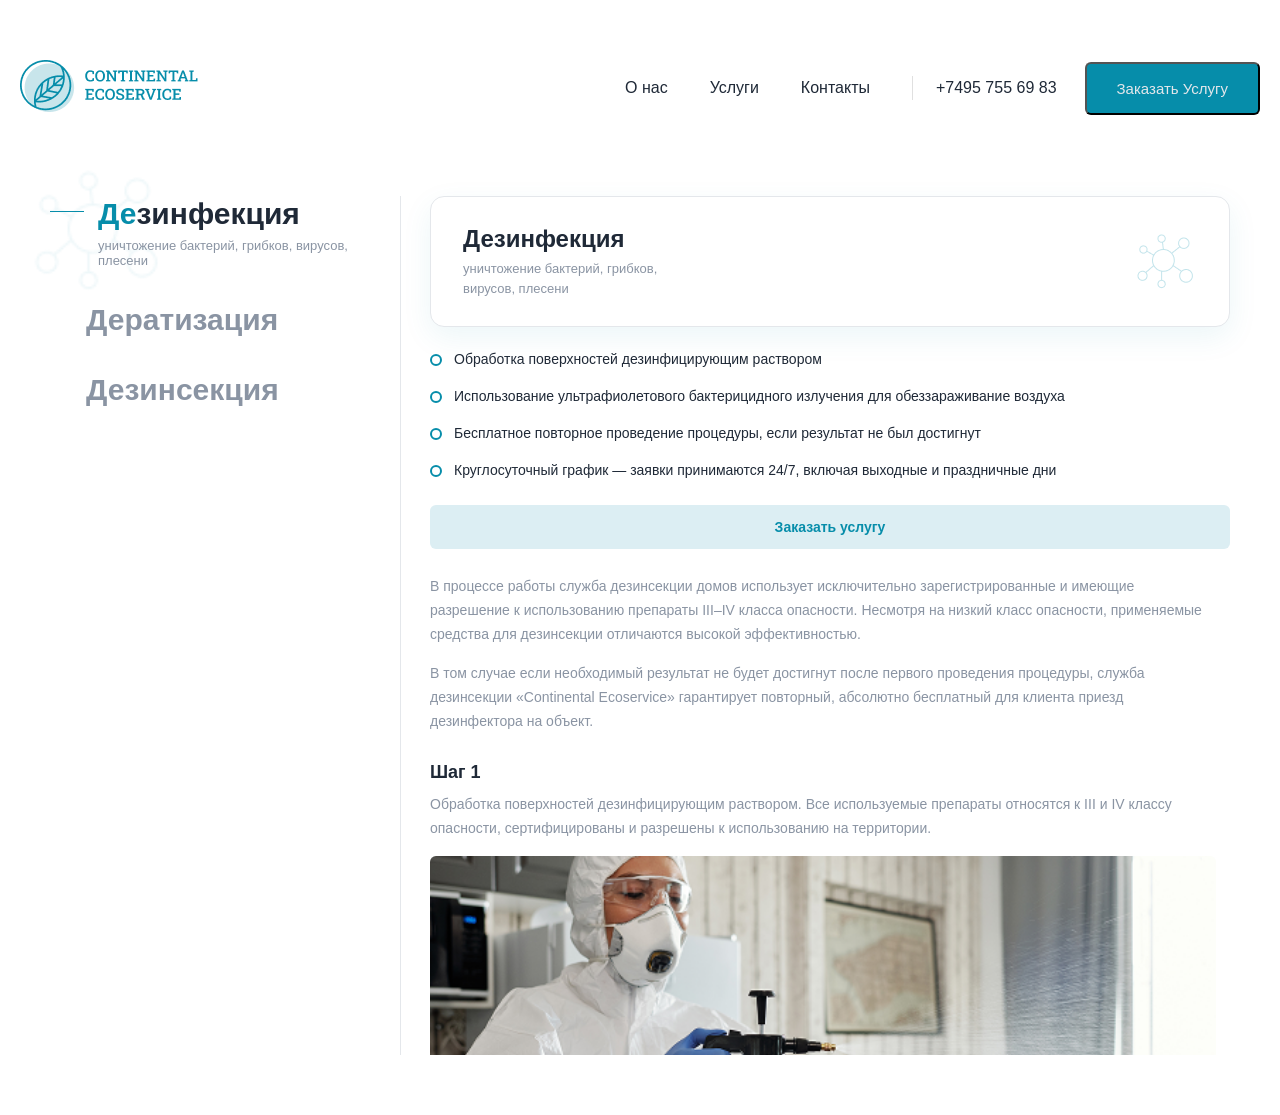
<file: services.html>
<!DOCTYPE html>
<html lang="en">
<head>
    <meta charset="UTF-8">
    <meta name="viewport" content="width=device-width, initial-scale=1.0">
    <title>Services</title>
     <link rel="stylesheet" href="./services.css">
     <link href="https://fonts.googleapis.com/css2?family=Roboto:wght@400;500;700&display=swap" rel="stylesheet">
</head>
<body>
     <header>
    <div class="logo">
      <img src="./img/Frame 139.png">
    </div>

    <nav class="nav">
      <a href="./about-us.html">О нас</a>
      <a href="./services.html">Услуги</a>
      <a href="#">Контакты</a>

      <div class="header-right">
        <a href="tel:+74957556983" class="phone">+7495 755 69 83</a>
        <button class="btn primary-btn">Заказать Услугу</button>

        <div class="modal-overlay" id="modalOverlay" role="dialog" aria-modal="true" aria-labelledby="modalTitle">
          <div class="modal" id="modal">

            <div class="modal-header">
              <div>
                <h2 id="modalTitle">Виберіть послугу і опишіть проблему</h2>
                <p>Ми зв'яжемося з вами протягом 30 хвилин</p>
              </div>
              <button class="close-btn" id="closeBtn" aria-label="Закрити">&times;</button>
            </div>

            <div id="formSection">
              <div class="modal-body">

                <div class="services-label">Послуга</div>
                <div class="services-grid">
                  <label class="service-item">
                    <input type="checkbox" name="service" value="Дезінфекція">
                    <span class="check-box"></span>
                    <span>Дезінфекція</span>
                  </label>
                  <label class="service-item">
                    <input type="checkbox" name="service" value="Дератизація">
                    <span class="check-box"></span>
                    <span>Дератизація</span>
                  </label>
                  <label class="service-item">
                    <input type="checkbox" name="service" value="Дезінсекція">
                    <span class="check-box"></span>
                    <span>Дезінсекція</span>
                  </label>
                  <label class="service-item">
                    <input type="checkbox" name="service" value="Інші послуги">
                    <span class="check-box"></span>
                    <span>Інші послуги</span>
                  </label>
                </div>

                <div class="fields-row">
                  <div class="field-group">
                    <label>Ім'я</label>
                    <input type="text" id="firstName" placeholder="Ім'я">
                  </div>
                  <div class="field-group">
                    <label>Прізвище</label>
                    <input type="text" id="lastName" placeholder="Прізвище">
                  </div>
                  <div class="field-group">
                    <label>Email</label>
                    <input type="email" id="email" placeholder="Email">
                  </div>
                </div>

                <div class="fields-row-2">
                  <div class="field-group">
                    <label>Телефон</label>
                    <input type="tel" id="phone" placeholder="+380 XX XXX XX XX">
                  </div>
                  <div class="field-group">
                    <label>Тип приміщення</label>
                    <input type="text" id="roomType" placeholder="Квартира / Офіс...">
                  </div>
                  <div class="field-group">
                    <label>Площа (м²)</label>
                    <input type="number" id="area" placeholder="м²" min="1">
                  </div>
                </div>

                <div class="textarea-group field-group">
                  <label>Опис проблеми</label>
                  <textarea id="description" placeholder="Опишіть вашу проблему детально..."></textarea>
                </div>

              </div>

              <div class="modal-footer">
                <button class="submit-btn" id="submitBtn">Відправити Заявку</button>
              </div>
            </div>

            <div class="success-state" id="successState">
              <div class="success-icon">✓</div>
              <h3>Заявку прийнято!</h3>
              <p>Дякуємо! Наш менеджер зв'яжеться з вами найближчим часом.</p>
            </div>

          </div>
        </div>
      </div>
    </nav>
  </header>

  <section class="services-section">
    <div class="services-grid">

     
      <div class="services-tabs">
        <button class="service-tab active" data-target="dezinfection">
          <div class="tab-bg-icon"><img src="./img/virus.png" alt=""></div>
          <span class="dash"></span>
          <span class="tab-text">
            <span class="label"><span class="accent">Де</span>зинфекция</span>
            <span class="sub">уничтожение бактерий, грибков, вирусов, плесени</span>
          </span>
        </button>

        <button class="service-tab" data-target="deratization">
          <div class="tab-bg-icon"><img src="./img/muis.png" alt=""></div>
          <span class="dash"></span>
          <span class="tab-text">
            <span class="label"><span class="accent">Де</span>ратизация</span>
            <span class="sub">уничтожение грызунов на объекте</span>
          </span>
        </button>

        <button class="service-tab" data-target="desinsection">
          <div class="tab-bg-icon"><img src="./img/unitt.png" alt=""></div>
          <span class="dash"></span>
          <span class="tab-text">
            <span class="label"><span class="accent">Де</span>зинсекция</span>
            <span class="sub">уничтожение насекомых на объекте</span>
          </span>
        </button>
      </div>

      
      <div class="services-content">

        <div class="services-panel active" id="panel-dezinfection">
          <div class="panel-card">
            <div class="text-container">
              <h3>Дезинфекция</h3>
              <p class="card-sub">уничтожение бактерий, грибков, вирусов, плесени</p>
            </div>
            <div class="icon">
              <img src="./img/virus.png">
            </div>
          </div>

          <ul class="panel-list">
            <li>Обработка поверхностей дезинфицирующим раствором</li>
            <li>Использование ультрафиолетового бактерицидного излучения для обеззараживание воздуха</li>
            <li>Бесплатное повторное проведение процедуры, если результат не был достигнут</li>
            <li>Круглосуточный график — заявки принимаются 24/7, включая выходные и праздничные дни</li>
          </ul>

          <button class="panel-cta">Заказать услугу</button>

          <div class="panel-scroll">
            <p>В процессе работы служба дезинсекции домов использует исключительно зарегистрированные и имеющие разрешение к использованию препараты III–IV класса опасности. Несмотря на низкий класс опасности, применяемые средства для дезинсекции отличаются высокой эффективностью.</p>
            <p>В том случае если необходимый результат не будет достигнут после первого проведения процедуры, служба дезинсекции «Continental Ecoservice» гарантирует повторный, абсолютно бесплатный для клиента приезд дезинфектора на объект.</p>

            <h4>Шаг 1</h4>
            <p>Обработка поверхностей дезинфицирующим раствором. Все используемые препараты относятся к III и IV классу опасности, сертифицированы и разрешены к использованию на территории.</p>
            <img src="./img/hero-expertise.png">

            <h4>Шаг 2</h4>
            <p>Обработка бактерицидными облучателями открытого типа, которые наиболее эффективно проявляют себя в борьбе с вирусами и плесневыми грибками, которые сложнее всего поддаются уничтожению.</p>
            <p>Использование ультрафиолетового бактерицидного излучения является действенным санитарно-противоэпидемическим средством, направленным на подавление жизнедеятельности микроорганизмов в воздушной среде и на поверхностях помещений.</p>
          </div>
        </div>

        <div class="services-panel" id="panel-deratization">
          <div class="panel-card">
            <div class="text-container">
              <h3>Дератизация</h3>
              <p class="card-sub">уничтожение грызунов на объекте</p>
            </div>
            <div class="icon">
              <img src="./img/muis.png">
            </div>
          </div>
          <ul class="panel-list">
            <li>Обследование объекта и выявление путей проникновения грызунов</li>
            <li>Установка приманочных станций и механических ловушек</li>
            <li>Гарантийное обслуживание после проведения процедуры</li>
          </ul>
          <button class="panel-cta">Заказать услугу</button>
          <div class="panel-scroll">
            <p>Замініть цей текст реальним описом послуги «Дератизация» — етапи, препарати, гарантії.</p>
          </div>
        </div>

        <div class="services-panel" id="panel-desinsection">
          <div class="panel-card">
            <div class="text-container">
              <h3>Дезинсекция</h3>
              <p class="card-sub">уничтожение насекомых на объекте</p>
            </div>
            <div class="icon">
              <img src="./img/unitt.png">
            </div>
          </div>
          <ul class="panel-list">
            <li>Обработка помещений от тараканов, клопов, муравьёв</li>
            <li>Профессиональные инсектицидные препараты</li>
            <li>Безопасно для людей и домашних животных после высыхания</li>
          </ul>
          <button class="panel-cta">Заказать услугу</button>
          <div class="panel-scroll">
            <p>Замініть цей текст реальним описом послуги «Дезинсекция» — етапи, препарати, гарантії.</p>
          </div>
        </div>

      </div>
    </div>
  </section>

<script src="./js/main-evenrs.js"></script>
 <script src="./js/tabs.js"></script>
</body>
</html>
</file>
<file: services.css>
:root{
  --primary-color: #068DAA;
  --teal: #068DAA;
  --border: #E4E7EB;
  --text: #1F2937;
  --text-muted: #8A94A3;
  --shadow: 0 10px 30px rgba(6, 141, 170, 0.08);
  --transition: 0.3s ease;
  --radius-sm: 6px;
  --radius-md: 14px;
  --container-width: 1180px;
}

* { box-sizing: border-box; }

body{
  font-family: 'Segoe UI', Arial, sans-serif;
  color: var(--text);
  background: #fff;
  margin: 0;
  padding: 60px 20px;
}

header {
  display: flex;
  align-items: center;
  justify-content: space-between;
  margin-bottom: 80px;
}
header .nav {
  display: flex;
  align-items: center;
  gap: 42px;
}
header .nav a {
  font-size: 16px;
  color: var(--text-color);
  transition: var(--transition);
  text-decoration: none;
}
header .header-right {
  display: flex;
  align-items: center;
  gap: 28px;
}
header .phone {
  position: relative;
  padding-left: 24px;
}
header .phone::before {
  content: "";
  position: absolute;
  left: 0;
  top: 50%;
  transform: translateY(-50%);
  width: 1px;
  height: 24px;
  background-color: #E0E0E0;
}
header .primary-btn {
  background: var(--primary-color);
  color: var(--border);
  padding: 16px 30px;
  border-radius: var(--radius-sm);
  font-size: 15px;
  font-weight: 500;
}
header .modal-overlay {
  position: fixed;
  inset: 0;
  background: rgba(30, 50, 55, 0.45);
  backdrop-filter: blur(4px);
  display: flex;
  align-items: center;
  justify-content: center;
  z-index: 1000;
  opacity: 0;
  pointer-events: none;
  transition: opacity 0.28s ease;
  padding: 16px;
}


.services-section{
  max-width: var(--container-width);
  margin: 0 auto;
}

.services-grid{
  position: relative; 
  display: grid;
  grid-template-columns: 320px 1fr;
  gap: 60px;
  align-items: start;
}


.services-grid::before{
  content: "";
  position: absolute;
  top: 0;
  left: calc(320px + 30px); 
  width: 1px;
  height: 100%;
  background: var(--border);
}


.services-tabs{
  position: sticky;
  top: 40px;
  display: flex;
  flex-direction: column;
  gap: 34px;
}

.service-tab{
  all: unset;
  cursor: pointer;
  position: relative;
  display: flex;
  align-items: flex-start;
  gap: 14px;
}

.service-tab .tab-text{
  display: flex;
  flex-direction: column;
}

.service-tab .dash{
  width: 22px;
  height: 1px;
  margin-top: 15px;
  background: transparent;
  transition: background var(--transition), width var(--transition);
  flex-shrink: 0;
}

.service-tab .label{
  font-size: 30px;
  font-weight: 700;
  color: var(--text-muted);
  transition: color var(--transition);
  line-height: 1.2;
}

.service-tab .label .accent{
  color: var(--text-muted);
  transition: color var(--transition);
}


.tab-bg-icon{
  position: absolute;
  top: -34px;
  left: -24px;
  width: 140px;
  height: 140px;
  opacity: 0;
  z-index: -1;
  pointer-events: none;
  transition: opacity var(--transition);
}
.tab-bg-icon img{
  width: 100%;
  height: 100%;
  object-fit: contain;
}
.service-tab.active .tab-bg-icon{
  opacity: 0.3;
}


.service-tab .sub{
  display: none;
  font-size: 13px;
  font-weight: 400;
  color: var(--text-muted);
  margin-top: 6px;
}
.service-tab.active .sub{
  display: block;
}


.service-tab.active .dash{
  width: 34px;
  background: var(--primary-color);
}

.service-tab.active .label{
  color: var(--text);
}

.service-tab.active .label .accent{
  color: var(--primary-color);
}

.service-tab:not(.active):hover .label{
  color: var(--text);
}


.services-panel{
  display: none;
}

.services-panel.active{
  display: block;
}


.panel-card{
  display: flex;
  align-items: center;
  justify-content: space-between;
  gap: 24px;
  background: #fff;
  border: 1px solid var(--border);
  border-radius: var(--radius-md);
  box-shadow: var(--shadow);
  padding: 28px 32px;
}

.panel-card .text-container{
  display: flex;
  flex-direction: column;
  gap: 6px;
}

.panel-card h3{
  margin: 0;
  font-size: 24px;
  font-weight: 700;
  color: var(--text);
}

.panel-card .card-sub{
  margin: 0;
  font-size: 13px;
  line-height: 1.5;
  color: var(--text-muted);
  max-width: 230px;
}

.panel-card .icon{
  width: 64px;
  height: 64px;
  flex-shrink: 0;
  border-radius: 50%;
  display: flex;
  align-items: center;
  justify-content: center;
}


.panel-list{
  list-style: none;
  margin: 22px 0 0;
  padding: 0;
  display: flex;
  flex-direction: column;
  gap: 16px;
}

.panel-list li{
  display: flex;
  gap: 12px;
  font-size: 14px;
  line-height: 1.5;
  color: var(--text);
}

.panel-list li::before{
  content: "";
  width: 8px;
  height: 8px;
  margin-top: 5px;
  flex-shrink: 0;
  border-radius: 50%;
  border: 2px solid var(--primary-color);
}

.panel-cta{
  display: block;
  width: 100%;
  margin-top: 24px;
  padding: 14px;
  border: none;
  border-radius: var(--radius-sm);
  background: #DCEEF3;
  color: var(--primary-color);
  font-size: 14px;
  font-weight: 600;
  cursor: pointer;
  transition: background var(--transition);
}

.panel-cta:hover{ background: #C9E5EC; }

/* Скрольована зона з описом/кроками */
.panel-scroll{
  margin-top: 26px;
  max-height: 480px;
  overflow-y: auto;
  padding-right: 14px;
}

.panel-scroll::-webkit-scrollbar{ width: 6px; }
.panel-scroll::-webkit-scrollbar-thumb{
  background: var(--border);
  border-radius: 4px;
}
.panel-scroll::-webkit-scrollbar-thumb:hover{ background: var(--text-muted); }

.panel-scroll p{
  font-size: 14px;
  line-height: 1.7;
  color: var(--text-muted);
  margin: 0 0 16px;
}

.panel-scroll h4{
  font-size: 18px;
  margin: 28px 0 10px;
  color: var(--text);
}

.panel-scroll img{
  width: 100%;
  border-radius: var(--radius-sm);
  display: block;
  margin: 14px 0;
}
</file>
